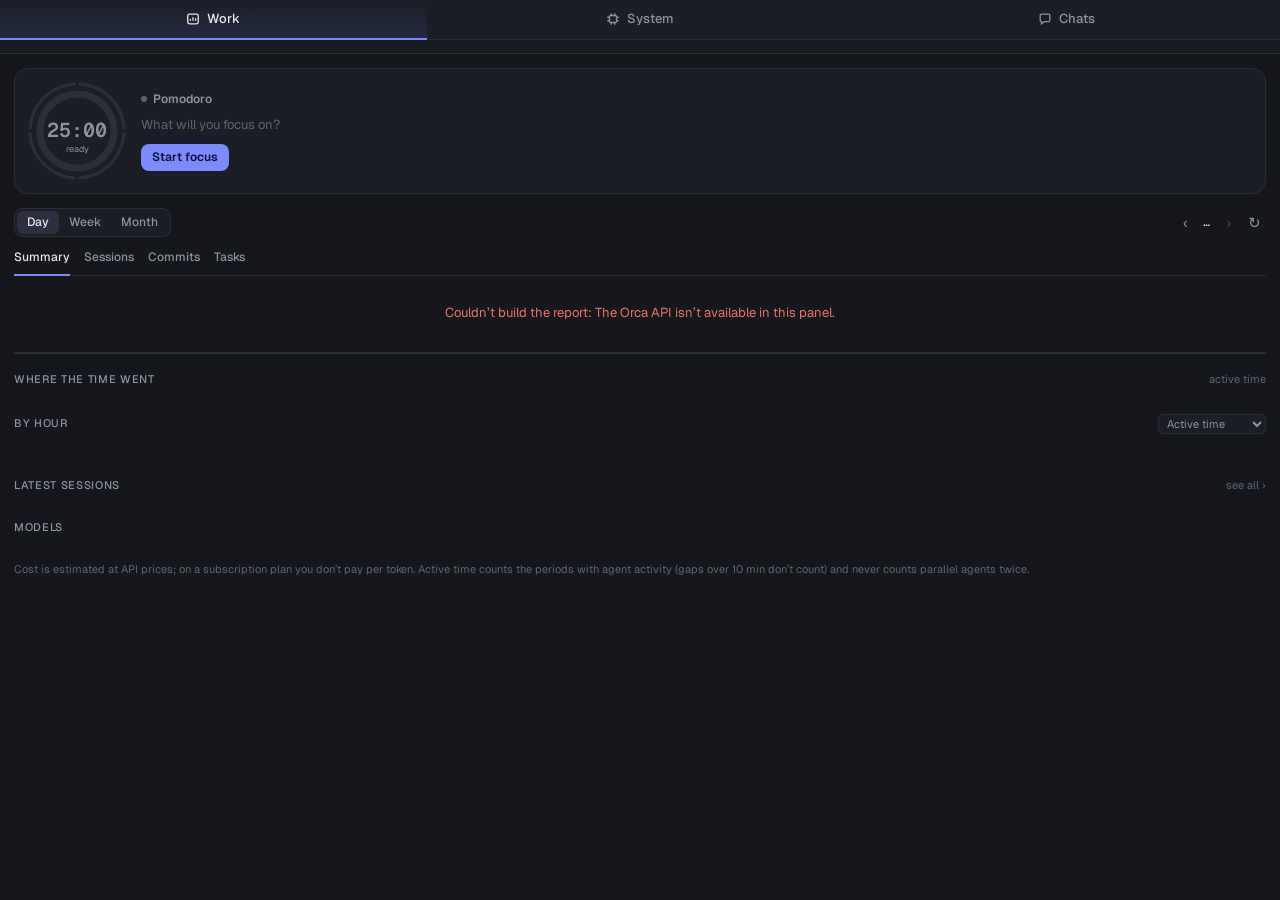
<file: panel/index.html>
<!doctype html>
<html lang="en">
  <head>
    <meta charset="utf-8" />
    <meta name="viewport" content="width=device-width, initial-scale=1" />
    <title>Painel de Trabalho</title>
    <link rel="stylesheet" href="painel.css" />
  </head>
  <body>
    <nav class="menu" role="tablist">
      <button data-visao="trabalho" class="on" role="tab"><svg viewBox="0 0 16 16" fill="none" stroke="currentColor" stroke-width="1.5" aria-hidden="true"><rect x="2" y="2.5" width="12" height="11" rx="2"/><path d="M5 10V8M8 10V6M11 10V7"/></svg><span data-i18n="trabalho">Work</span></button>
      <button data-visao="sistema" role="tab"><svg viewBox="0 0 16 16" fill="none" stroke="currentColor" stroke-width="1.5" aria-hidden="true"><rect x="4" y="4" width="8" height="8" rx="1.5"/><path d="M6 1.5v2M10 1.5v2M6 12.5v2M10 12.5v2M1.5 6h2M1.5 10h2M12.5 6h2M12.5 10h2"/></svg><span data-i18n="sistema">System</span><i class="vivo" hidden></i></button>
      <button data-visao="chats" role="tab"><svg viewBox="0 0 16 16" fill="none" stroke="currentColor" stroke-width="1.5" aria-hidden="true"><path d="M2.5 4a1.5 1.5 0 0 1 1.5-1.5h8A1.5 1.5 0 0 1 13.5 4v5.5A1.5 1.5 0 0 1 12 11H7l-3 2.5V11a1.5 1.5 0 0 1-1.5-1.5z"/></svg><span data-i18n="chats">Chats</span><b class="n-esp num" id="nEsperando" hidden></b></button>
    </nav>
    <div class="faixa num" id="faixa" hidden></div>

    <div class="visao" id="visaoTrabalho">
    <section class="pomo" id="pomodoro" data-fase="parado">
      <div id="pomoAnel" class="pomo-anel"></div>
      <div class="pomo-info">
        <span class="fase" id="pomoFase"><i></i><span data-i18n="pomodoro">Pomodoro</span></span>
        <input id="pomoRotulo" class="rotulo" type="text" maxlength="120" data-i18n-placeholder="focoPlaceholder" data-i18n-aria-label="focoPlaceholder" />
        <div class="bts">
          <button id="pomoPrincipal" class="bt p" data-i18n="iniciarFoco">Start focus</button>
          <button id="pomoPular" class="bt" data-i18n="pular" data-i18n-title="pularTitulo" hidden>Skip</button>
          <button id="pomoParar" class="bt ic" data-i18n-title="parar" data-i18n-aria-label="parar" hidden>■</button>
        </div>
      </div>
    </section>

    <nav class="seg">
      <div class="s" role="tablist" data-i18n-aria-label="periodo">
        <button data-tipo="dia" class="on" data-i18n="dia">Day</button>
        <button data-tipo="semana" data-i18n="semana">Week</button>
        <button data-tipo="mes" data-i18n="mes">Month</button>
      </div>
      <div class="nav">
        <button id="anterior" class="ic" data-i18n-aria-label="periodoAnterior" data-i18n-title="periodoAnterior">‹</button>
        <span id="rotuloPeriodo" class="num"></span>
        <button id="proximo" class="ic" data-i18n-aria-label="proximoPeriodo" data-i18n-title="proximoPeriodo" disabled>›</button>
        <button id="atualizar" class="ic" data-i18n-aria-label="atualizar" data-i18n-title="atualizar">↻</button>
      </div>
    </nav>

    <nav class="abas" role="tablist">
      <button data-aba="resumo" class="on"><span data-i18n="resumo">Summary</span></button>
      <button data-aba="sessoes"><span data-i18n="sessoes">Sessions</span> <span class="n" id="nSessoes"></span></button>
      <button data-aba="commits"><span data-i18n="commits">Commits</span> <span class="n" id="nCommits"></span></button>
      <button data-aba="tarefas"><span data-i18n="tarefas">Tasks</span> <span class="n" id="nTarefas"></span></button>
    </nav>

    <main>
      <div id="status" class="status" hidden></div>

      <section data-painel="resumo">
        <div class="kpis" id="kpis"></div>

        <div class="bloco">
          <div class="cab"><h3 data-i18n="ondeFoiTempo"></h3><small data-i18n="tempoAtivoMin"></small></div>
          <div class="donut"><div id="donut"></div><div class="leg" id="legenda"></div></div>
        </div>

        <div class="bloco">
          <div class="cab">
            <h3 id="tituloBarras"></h3>
            <select id="metrica" class="seletor" data-i18n-aria-label="metricaGrafico">
              <option value="minutos" data-i18n="tempoAtivo"></option>
              <option value="custo" data-i18n="custoEstimado"></option>
              <option value="focoMin" data-i18n="foco"></option>
              <option value="commits" data-i18n="commits"></option>
              <option value="tokens" data-i18n="tokens"></option>
            </select>
          </div>
          <div id="barras"></div>
          <div class="dica num" id="dica"></div>
        </div>

        <div class="bloco">
          <div class="cab"><h3 data-i18n="ultimasSessoes"></h3><button class="link" id="verSessoes" data-i18n="verTodas"></button></div>
          <div class="lista" id="ultimasSessoes"></div>
        </div>

        <div class="bloco">
          <div class="cab"><h3 data-i18n="modelos"></h3><small id="tokensTotal" class="num"></small></div>
          <div class="lista" id="modelos"></div>
        </div>

        <p class="nota" data-i18n="nota"></p>
      </section>

      <section data-painel="sessoes" hidden><div class="lista" id="sessoes"></div></section>
      <section data-painel="commits" hidden><div class="lista" id="commits"></div></section>

      <section data-painel="tarefas" hidden>
        <form id="novaTarefa" class="nova-tarefa">
          <input id="textoTarefa" class="campo" type="text" maxlength="300" data-i18n-placeholder="novaTarefa" data-i18n-aria-label="novaTarefa" autocomplete="off" />
          <button class="bt p" type="submit" data-i18n="adicionar"></button>
        </form>
        <ul id="tarefas" class="tarefas"></ul>
        <button id="limparFeitas" class="link" data-i18n="limparConcluidas" hidden></button>
        <div class="bloco" id="concluidasPeriodo"></div>
      </section>
    </main>
    </div>

    <div class="visao" id="visaoSistema" hidden>
      <div class="sis-estado">
        <span id="sisEstado" class="num"></span>
        <button id="sisPausar" class="bt"></button>
      </div>
      <div id="sisErro" class="status erro" hidden></div>
      <div class="medidores">
        <div class="med" id="medCpu"></div>
        <div class="med" id="medMem"></div>
      </div>
      <div id="gpus" class="gpus"></div>
      <div class="bloco">
        <div class="cab"><h3 data-i18n="memoria"></h3><small id="swap" class="num"></small></div>
        <div id="memBarra"></div>
      </div>
      <div class="bloco">
        <div class="cab">
          <h3 data-i18n="top5"></h3>
          <div class="alt" role="group">
            <button data-ordem="cpu" class="on">CPU</button>
            <button data-ordem="mem" data-i18n="memoria"></button>
          </div>
        </div>
        <div id="procs" class="procs"></div>
      </div>
      <div class="ia" id="agentes" hidden></div>
      <div class="bloco">
        <div class="cab"><h3 data-i18n="portasAbertas"></h3><small data-i18n="soSuasPortas"></small></div>
        <div id="portas" class="portas"></div>
      </div>
      <div class="bloco">
        <div class="cab"><h3 data-i18n="disco"></h3></div>
        <div id="discos"></div>
      </div>
      <p class="nota num" id="sisNota"></p>
    </div>

    <div class="visao" id="visaoChats" hidden>
      <div class="ch-topo">
        <div class="ch-filtros" id="chFiltros" role="group"></div>
        <input id="chBusca" class="campo" type="search" data-i18n-placeholder="chBuscar" data-i18n-aria-label="chBuscar" autocomplete="off" />
      </div>
      <div id="chErro" class="status erro" hidden></div>
      <div id="chLista" class="ch-lista"></div>
      <p class="nota" id="chNota"></p>
    </div>

    <script src="i18n.js"></script>
    <script src="painel.js"></script>
    <script src="sistema.js"></script>
    <script src="chats.js"></script>
  </body>
</html>
</file>
<file: panel/painel.css>
/* Modelo A1 "Refinado": escuro no tom do Orca, números em Geist Mono, uma cor por projeto. */
@font-face {
  font-family: 'Geist';
  src: url('fonts/geist-latin-wght-normal.woff2') format('woff2');
  font-weight: 100 900;
  font-display: swap;
}
@font-face {
  font-family: 'Geist Mono';
  src: url('fonts/geist-mono-latin-wght-normal.woff2') format('woff2');
  font-weight: 100 900;
  font-display: swap;
}

:root {
  --bg: #15171c;
  --card: #1b1e25;
  --card2: #232731;
  --line: #2a2e37;
  --fg: #e6e8ec;
  --mut: #8c93a1;
  --dim: #5d6472;
  --acc: #7c8cff;
  --acc-fg: #0d1030;
  --ok: #4cc38a;
  --bad: #f07167;
  --warn: #e0a458;
  --pausa: #4cc38a;
  color-scheme: dark;
}

* { box-sizing: border-box; }
html, body { margin: 0; background: var(--bg); color: var(--fg); font: 13px/1.45 'Geist', system-ui, -apple-system, 'Segoe UI', sans-serif; }
body { padding: 14px 14px 28px; display: grid; grid-template-columns: minmax(0, 1fr); gap: 14px; align-content: start; }
button { font: inherit; color: inherit; cursor: pointer; }
button:disabled { opacity: 0.35; cursor: default; }
:focus-visible { outline: 2px solid var(--acc); outline-offset: 1px; }
.num { font-family: 'Geist Mono', ui-monospace, monospace; font-variant-numeric: tabular-nums; }
h3 { margin: 0; font-size: 11px; font-weight: 500; letter-spacing: 0.06em; text-transform: uppercase; color: var(--mut); }
main { display: grid; grid-template-columns: minmax(0, 1fr); gap: 16px; min-width: 0; }
section[data-painel] { display: grid; grid-template-columns: minmax(0, 1fr); gap: 18px; min-width: 0; }
section[hidden] { display: none; }

.bt { border: 1px solid var(--line); background: transparent; border-radius: 8px; padding: 4px 10px; font-size: 12px; }
.bt:hover:not(:disabled) { background: var(--card2); }
.bt.p { background: var(--acc); border-color: transparent; color: var(--acc-fg); font-weight: 600; }
.bt.p:hover { filter: brightness(1.08); background: var(--acc); }
.bt.ic { width: 28px; padding: 4px 0; text-align: center; color: var(--mut); }
.ic { border: 0; background: transparent; width: 24px; height: 24px; border-radius: 6px; color: var(--mut); font-size: 15px; line-height: 1; }
.ic:hover:not(:disabled) { background: var(--card2); color: var(--fg); }
.link { border: 0; background: transparent; color: var(--dim); font-size: 11px; padding: 0; }
.link:hover { color: var(--fg); }
.campo { width: 100%; background: var(--card); border: 1px solid var(--line); border-radius: 8px; color: var(--fg); padding: 6px 10px; font: inherit; }
.seletor { background: var(--card); color: var(--mut); border: 1px solid var(--line); border-radius: 6px; font: inherit; font-size: 11px; padding: 1px 4px; }

/* Pomodoro */
.pomo { display: grid; grid-template-columns: 100px minmax(0, 1fr); gap: 14px; align-items: center; background: linear-gradient(160deg, #20243a, var(--card) 60%); border: 1px solid #323858; border-radius: 14px; padding: 12px; }
.pomo[data-fase="pausa"] { background: linear-gradient(160deg, #1b2d27, var(--card) 60%); border-color: #2b4a3f; }
.pomo[data-fase="parado"] { background: var(--card); border-color: var(--line); }
.pomo-anel svg { display: block; width: 100px; height: 100px; }
.pomo-info { display: grid; gap: 7px; min-width: 0; }
.fase { display: flex; align-items: center; gap: 6px; color: var(--mut); font-weight: 600; font-size: 12px; }
.fase i { width: 6px; height: 6px; border-radius: 50%; background: var(--dim); }
.pomo[data-fase="foco"] .fase { color: var(--acc); }
.pomo[data-fase="foco"] .fase i { background: var(--acc); box-shadow: 0 0 0 3px rgba(124, 140, 255, 0.2); }
.pomo[data-fase="pausa"] .fase { color: var(--pausa); }
.pomo[data-fase="pausa"] .fase i { background: var(--pausa); box-shadow: 0 0 0 3px rgba(76, 195, 138, 0.2); }
.pomo[data-pausado="true"] .fase i { box-shadow: none; }
.rotulo { width: 100%; min-width: 0; background: transparent; border: 0; border-bottom: 1px dashed transparent; color: var(--fg); font: inherit; font-size: 13px; padding: 1px 0; text-overflow: ellipsis; }
.rotulo::placeholder { color: var(--dim); }
.rotulo:hover, .rotulo:focus { border-bottom-color: var(--line); outline: none; }
.bts { display: flex; gap: 6px; }

/* Período e abas */
.seg { display: flex; justify-content: space-between; align-items: center; gap: 8px; flex-wrap: wrap; }
.seg .s { display: flex; background: var(--card); border: 1px solid var(--line); border-radius: 8px; padding: 2px; }
.seg .s button { border: 0; background: transparent; font-weight: 500; padding: 3px 10px; border-radius: 6px; color: var(--mut); font-size: 12px; }
.seg .s button.on { background: #2b3040; color: var(--fg); }
.nav { display: flex; align-items: center; gap: 2px; font-size: 12px; }
#rotuloPeriodo { padding: 0 4px; white-space: nowrap; }
.abas { display: flex; gap: 14px; border-bottom: 1px solid var(--line); font-size: 12px; margin-top: -2px; }
.abas button { border: 0; background: transparent; font-weight: 500; color: var(--mut); padding: 0 0 7px; border-bottom: 2px solid transparent; margin-bottom: -1px; }
.abas button .n { color: var(--dim); font-family: 'Geist Mono', ui-monospace, monospace; font-size: 11px; }
.abas button.on { color: var(--fg); border-bottom-color: var(--acc); }

.status { color: var(--mut); padding: 14px 0; text-align: center; }
.status.erro { color: var(--bad); }

/* Indicadores */
.kpis { display: grid; grid-template-columns: minmax(0, 1fr) minmax(0, 1fr); gap: 1px; background: var(--line); border: 1px solid var(--line); border-radius: 12px; overflow: hidden; }
.kpi { background: var(--card); padding: 10px 12px; display: grid; gap: 1px; min-width: 0; }
.kpi .l { color: var(--mut); font-size: 11px; }
.kpi .v { font-size: 19px; font-weight: 600; letter-spacing: -0.01em; white-space: nowrap; overflow: hidden; text-overflow: ellipsis; }
.kpi .rod { display: flex; justify-content: space-between; align-items: end; gap: 6px; font-size: 11px; color: var(--dim); min-height: 20px; }
.kpi .rod > span { white-space: nowrap; overflow: hidden; text-overflow: ellipsis; }
.kpi svg { flex: none; }
.up { color: var(--ok); }
.dn { color: var(--bad); }

.bloco { display: grid; grid-template-columns: minmax(0, 1fr); min-width: 0; }
.cab { display: flex; justify-content: space-between; align-items: center; margin-bottom: 8px; gap: 8px; }
.cab small { color: var(--dim); font-size: 11px; }

/* Rosca */
.donut { display: grid; grid-template-columns: 116px minmax(0, 1fr); gap: 14px; align-items: center; }
.donut svg { display: block; width: 116px; height: 116px; }
.leg { display: grid; gap: 7px; font-size: 12px; min-width: 0; }
.leg div { display: grid; grid-template-columns: 8px minmax(0, 1fr) auto auto; gap: 8px; align-items: center; }
.leg i { width: 8px; height: 8px; border-radius: 2px; }
.leg span { overflow: hidden; text-overflow: ellipsis; white-space: nowrap; }
.leg em { font-style: normal; color: var(--mut); }
.leg strong { font-weight: 500; color: var(--dim); min-width: 30px; text-align: right; }

/* Barras */
#barras svg { display: block; width: 100%; height: auto; }
.dica { color: var(--dim); font-size: 11px; min-height: 16px; margin-top: 2px; }

/* Listas */
.lista { display: grid; grid-template-columns: minmax(0, 1fr); min-width: 0; }
.lista > div { display: grid; grid-template-columns: 3px minmax(0, 1fr) auto; gap: 1px 10px; padding: 7px 0; border-bottom: 1px solid var(--line); }
.lista > div:last-child { border-bottom: 0; }
.lista > div > i { grid-row: 1 / span 2; border-radius: 2px; background: var(--dim); }
.lista b { font-weight: 500; overflow: hidden; text-overflow: ellipsis; white-space: nowrap; }
.lista em { font-style: normal; color: var(--mut); font-size: 12px; }
.lista > div > span { grid-column: 2 / -1; color: var(--dim); font-size: 11px; overflow: hidden; text-overflow: ellipsis; white-space: nowrap; }
.lista .grupo { display: block; padding: 12px 0 2px; border: 0; font-size: 11px; font-weight: 500; letter-spacing: 0.06em; text-transform: uppercase; color: var(--mut); }
.lista .grupo:first-child { padding-top: 0; }
.selo { display: inline-block; font-size: 10px; padding: 0 5px; border-radius: 4px; background: var(--card2); color: var(--mut); margin-right: 6px; }
.vazio { color: var(--dim); padding: 10px 0; }
.nota { color: var(--dim); font-size: 11px; margin: 0; }

/* Tarefas */
.nova-tarefa { display: flex; gap: 6px; }
.tarefas { list-style: none; margin: 0; padding: 0; }
.tarefas li { display: flex; align-items: flex-start; gap: 8px; padding: 7px 0; border-bottom: 1px solid var(--line); }
.tarefas input[type="checkbox"] { margin-top: 3px; accent-color: var(--acc); }
.tarefas .texto { flex: 1; min-width: 0; word-break: break-word; }
.tarefas li.feita .texto { text-decoration: line-through; color: var(--dim); }
.tarefas .ic { opacity: 0; }
.tarefas li:hover .ic, .tarefas .ic:focus-visible { opacity: 1; }

/* Menu de topo e faixa de rede/bateria */
.menu { display: grid; grid-template-columns: 1fr 1fr 1fr; margin: -14px -14px 0; background: var(--card); border-bottom: 1px solid var(--line); position: sticky; top: 0; z-index: 2; }
.menu button { border: 0; background: transparent; padding: 10px 0 9px; font-weight: 500; color: var(--mut); display: flex; gap: 7px; align-items: center; justify-content: center; border-bottom: 2px solid transparent; margin-bottom: -1px; }
.menu button svg { width: 14px; height: 14px; }
.menu button:hover { color: var(--fg); }
.menu button.on { color: var(--fg); border-bottom-color: var(--acc); background: linear-gradient(180deg, transparent, #232843); }
.menu .vivo { width: 6px; height: 6px; border-radius: 50%; background: var(--ok); box-shadow: 0 0 0 3px rgba(76, 195, 138, 0.15); }
.faixa { display: flex; justify-content: space-between; gap: 10px; margin: -14px -14px 0; padding: 6px 14px; font-size: 11px; color: var(--mut); background: #181b21; border-bottom: 1px solid var(--line); }
.faixa > span { display: inline-flex; gap: 5px; align-items: center; white-space: nowrap; overflow: hidden; text-overflow: ellipsis; }
.faixa .d { color: #5cc8e0; }
.faixa .u { color: #e879a6; }
.bat { width: 18px; height: 9px; border: 1px solid var(--mut); border-radius: 2px; position: relative; padding: 1px; flex: none; }
.bat::after { content: ''; position: absolute; right: -3px; top: 2px; width: 2px; height: 3px; background: var(--mut); border-radius: 0 1px 1px 0; }
.bat i { display: block; height: 100%; background: var(--ok); border-radius: 1px; }
.bat.baixa i { background: var(--bad); }
.visao { display: grid; grid-template-columns: minmax(0, 1fr); gap: 14px; min-width: 0; }
.visao[hidden] { display: none; }

/* Sistema */
.gpus { display: grid; gap: 8px; grid-template-columns: minmax(0, 1fr); }
.gpus:empty { display: none; }
.gpu { background: var(--card); border: 1px solid var(--line); border-radius: 12px; padding: 10px; display: grid; grid-template-columns: 96px minmax(0, 1fr); gap: 4px 12px; align-items: center; min-width: 0; }
.gpu .top { grid-column: 1 / -1; display: flex; justify-content: space-between; gap: 8px; font-size: 11px; color: var(--mut); }
.gpu .top span:first-child { overflow: hidden; text-overflow: ellipsis; white-space: nowrap; color: var(--fg); }
.gpu .top span:last-child { white-space: nowrap; }
.gpu .val { font-size: 22px; font-weight: 600; letter-spacing: -0.01em; white-space: nowrap; }
.gpu .val em { font-style: normal; font-size: 12px; color: var(--mut); font-weight: 400; margin-left: 3px; }
.gpu .val.dorme { font-size: 13px; font-weight: 500; color: var(--mut); }
.gpu .spark { height: 30px; }
.gpu .vram { grid-column: 1 / -1; display: grid; grid-template-columns: auto minmax(0, 1fr) auto; gap: 8px; align-items: center; font-size: 11px; color: var(--mut); }
.gpu .vram .barra { height: 6px; }
.gpu .apps { grid-column: 1 / -1; font-size: 11px; color: var(--dim); overflow: hidden; text-overflow: ellipsis; white-space: nowrap; }
.gpu .apps b { color: var(--mut); font-weight: 500; }
.gpu .dica { grid-column: 1 / -1; font-size: 11px; color: var(--dim); margin: 0; min-height: 0; }
.sis-estado { display: flex; justify-content: space-between; align-items: center; font-size: 11px; color: var(--mut); gap: 8px; }
.sis-estado .bt { font-size: 11px; padding: 2px 8px; }
.medidores { display: grid; grid-template-columns: minmax(0, 1fr) minmax(0, 1fr); gap: 8px; }
.med { background: var(--card); border: 1px solid var(--line); border-radius: 12px; padding: 10px 10px 8px; display: grid; gap: 6px; min-width: 0; }
.med .top { display: flex; justify-content: space-between; align-items: baseline; gap: 6px; }
.med .top small { color: var(--mut); font-size: 11px; white-space: nowrap; }
.med .val { font-size: 22px; font-weight: 600; letter-spacing: -0.01em; white-space: nowrap; overflow: hidden; text-overflow: ellipsis; }
.med .val em { font-style: normal; font-size: 12px; color: var(--mut); font-weight: 400; margin-left: 3px; }
.med .sub { font-size: 11px; color: var(--dim); white-space: nowrap; overflow: hidden; text-overflow: ellipsis; }
.spark { width: 100%; height: 30px; display: block; }
.nucleos { display: grid; grid-auto-flow: column; grid-auto-columns: minmax(0, 1fr); gap: 2px; height: 22px; align-items: end; }
.nucleos i { display: block; background: var(--acc); border-radius: 2px; min-height: 2px; }
.barra { height: 10px; border-radius: 5px; background: #2b3040; overflow: hidden; display: flex; }
.barra i { display: block; height: 100%; }
.legenda { display: flex; flex-wrap: wrap; gap: 4px 12px; font-size: 11px; color: var(--mut); margin-top: 8px; }
.legenda span::before { content: ''; display: inline-block; width: 8px; height: 8px; border-radius: 2px; margin-right: 5px; background: var(--c); vertical-align: -1px; }
.alt { display: flex; background: var(--card); border: 1px solid var(--line); border-radius: 6px; padding: 1px; }
.alt button { border: 0; background: transparent; font-size: 11px; padding: 1px 8px; border-radius: 5px; color: var(--mut); }
.alt button.on { background: #2b3040; color: var(--fg); }
.procs, .portas { display: grid; gap: 2px; grid-template-columns: minmax(0, 1fr); }
.proc, .procs .th { display: grid; grid-template-columns: 16px minmax(0, 1fr) 52px 64px; gap: 8px; align-items: center; padding: 6px 8px; border-radius: 8px; position: relative; isolation: isolate; }
.procs .th { padding: 0 8px 2px; font-size: 10px; color: var(--dim); text-transform: uppercase; letter-spacing: 0.06em; }
.procs .th span:nth-child(n + 3), .proc .c, .proc .m { text-align: right; }
.proc:hover { background: var(--card); }
.proc .r { color: var(--dim); font-size: 11px; }
.proc .nome { overflow: hidden; text-overflow: ellipsis; white-space: nowrap; }
.proc .nome small, .porta .proj small { color: var(--dim); margin-left: 4px; font-size: 11px; }
.proc .c { font-size: 12px; }
.proc .m { font-size: 12px; color: var(--mut); }
.proc .fundo { position: absolute; left: 0; top: 0; bottom: 0; border-radius: 8px; background: rgba(124, 140, 255, 0.09); z-index: -1; }
.ia { background: linear-gradient(160deg, #20243a, var(--card) 60%); border: 1px solid #323858; border-radius: 12px; padding: 10px 12px; display: grid; gap: 6px; }
.ia .linha { display: flex; justify-content: space-between; gap: 8px; font-size: 12px; }
.ia .linha span:last-child { color: var(--mut); white-space: nowrap; }
.porta { display: grid; grid-template-columns: 54px minmax(0, 1fr) auto; gap: 8px; align-items: center; padding: 5px 8px; border-radius: 8px; font-size: 12px; }
.porta:hover { background: var(--card); }
.porta b { color: var(--acc); font-weight: 500; }
.porta .proj { overflow: hidden; text-overflow: ellipsis; white-space: nowrap; }
.porta .tempo { color: var(--dim); font-size: 11px; white-space: nowrap; }
.porta.velha .tempo { color: var(--warn); }
.porta .rede { font-size: 10px; padding: 0 5px; border-radius: 4px; background: rgba(224, 164, 88, 0.15); color: var(--warn); margin-left: 6px; }
.disco { display: grid; grid-template-columns: 56px minmax(0, 1fr) auto; gap: 10px; align-items: center; font-size: 12px; padding: 3px 0; }
.disco .barra { height: 6px; }
.disco span:last-child { color: var(--mut); font-size: 11px; white-space: nowrap; }

@media (prefers-reduced-motion: no-preference) {
  .anel-progresso { transition: stroke-dasharray 0.9s linear; }
}

/* Aba Chats */
.menu .n-esp { font-size: 10px; font-weight: 600; min-width: 16px; padding: 0 5px; border-radius: 8px; background: var(--warn); color: #241703; line-height: 16px; }
.ch-topo { display: grid; gap: 8px; }
.ch-filtros { display: flex; gap: 6px; flex-wrap: wrap; }
.ch-filtros button { font-size: 11px; border: 1px solid var(--line); background: var(--card); border-radius: 999px; padding: 3px 9px; color: var(--mut); display: inline-flex; gap: 5px; align-items: center; }
.ch-filtros button.on { border-color: var(--acc); color: var(--fg); }
.ch-filtros i, .ch-pontos i { width: 7px; height: 7px; border-radius: 50%; display: inline-block; flex: none; }
.ch-lista { display: grid; gap: 2px; margin: 0 -6px; }
.ch-vazio { color: var(--dim); font-size: 12px; padding: 18px 8px; text-align: center; }
.ch-grupo { display: grid; gap: 1px; }
.ch-cab { display: flex; align-items: center; gap: 7px; width: 100%; border: 0; background: transparent; padding: 7px 6px; border-radius: 6px; text-align: left; }
.ch-cab:hover { background: var(--card); }
.ch-cab .seta { color: var(--dim); font-size: 9px; width: 10px; transition: transform 0.15s; }
.ch-grupo.fechado .seta { transform: rotate(-90deg); }
.ch-grupo.fechado .ch-itens { display: none; }
.ch-cab .nome { font-weight: 600; flex: 1; min-width: 0; overflow: hidden; text-overflow: ellipsis; white-space: nowrap; }
.ch-cab .cnt { font-size: 11px; color: var(--mut); }
.ch-pontos { display: flex; gap: 3px; }
.ch-pontos i { width: 6px; height: 6px; }
.ch-itens { display: grid; gap: 1px; }
.ch-item { display: grid; grid-template-columns: 10px minmax(0, 1fr) auto; gap: 8px; align-items: center; width: 100%; border: 0; background: transparent; padding: 6px 8px 6px 23px; border-radius: 6px; text-align: left; }
.ch-item:hover:not(:disabled) { background: var(--card2); }
.ch-item:disabled { cursor: default; opacity: 1; }
.ch-st { width: 8px; height: 8px; border-radius: 50%; background: var(--dim); }
.ch-st.esperando { background: var(--warn); box-shadow: 0 0 0 3px rgba(224, 164, 88, 0.18); }
.ch-st.trabalhando { background: var(--acc); animation: ch-pulsa 1.4s infinite; }
.ch-st.concluido { background: var(--ok); }
.ch-st.aberto { background: transparent; border: 1.5px solid var(--dim); }
@keyframes ch-pulsa { 50% { opacity: 0.35; } }
@media (prefers-reduced-motion: reduce) { .ch-st.trabalhando { animation: none; } }
.ch-tt { font-size: 12.5px; white-space: nowrap; overflow: hidden; text-overflow: ellipsis; }
.ch-sub { font-size: 11px; color: var(--dim); white-space: nowrap; overflow: hidden; text-overflow: ellipsis; }
.ch-tempo { font-size: 11px; color: var(--mut); white-space: nowrap; }
</file>
